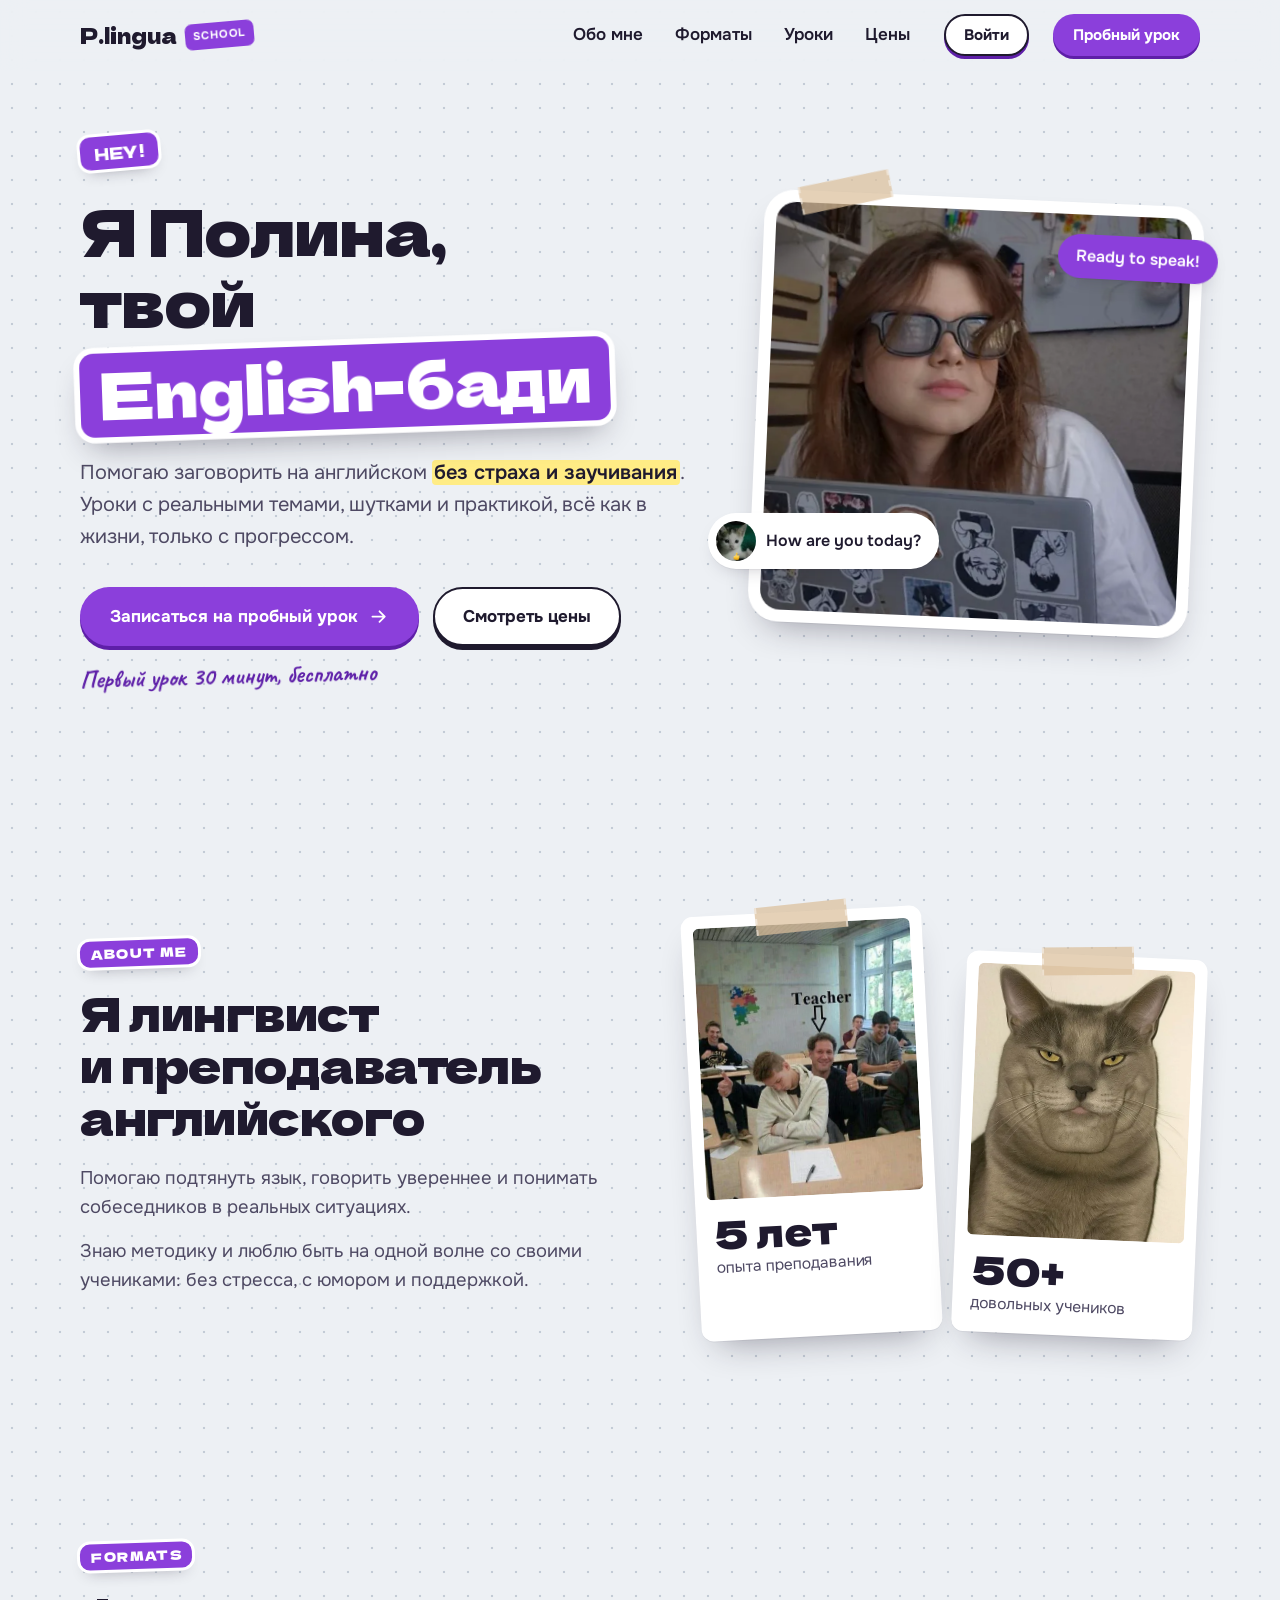
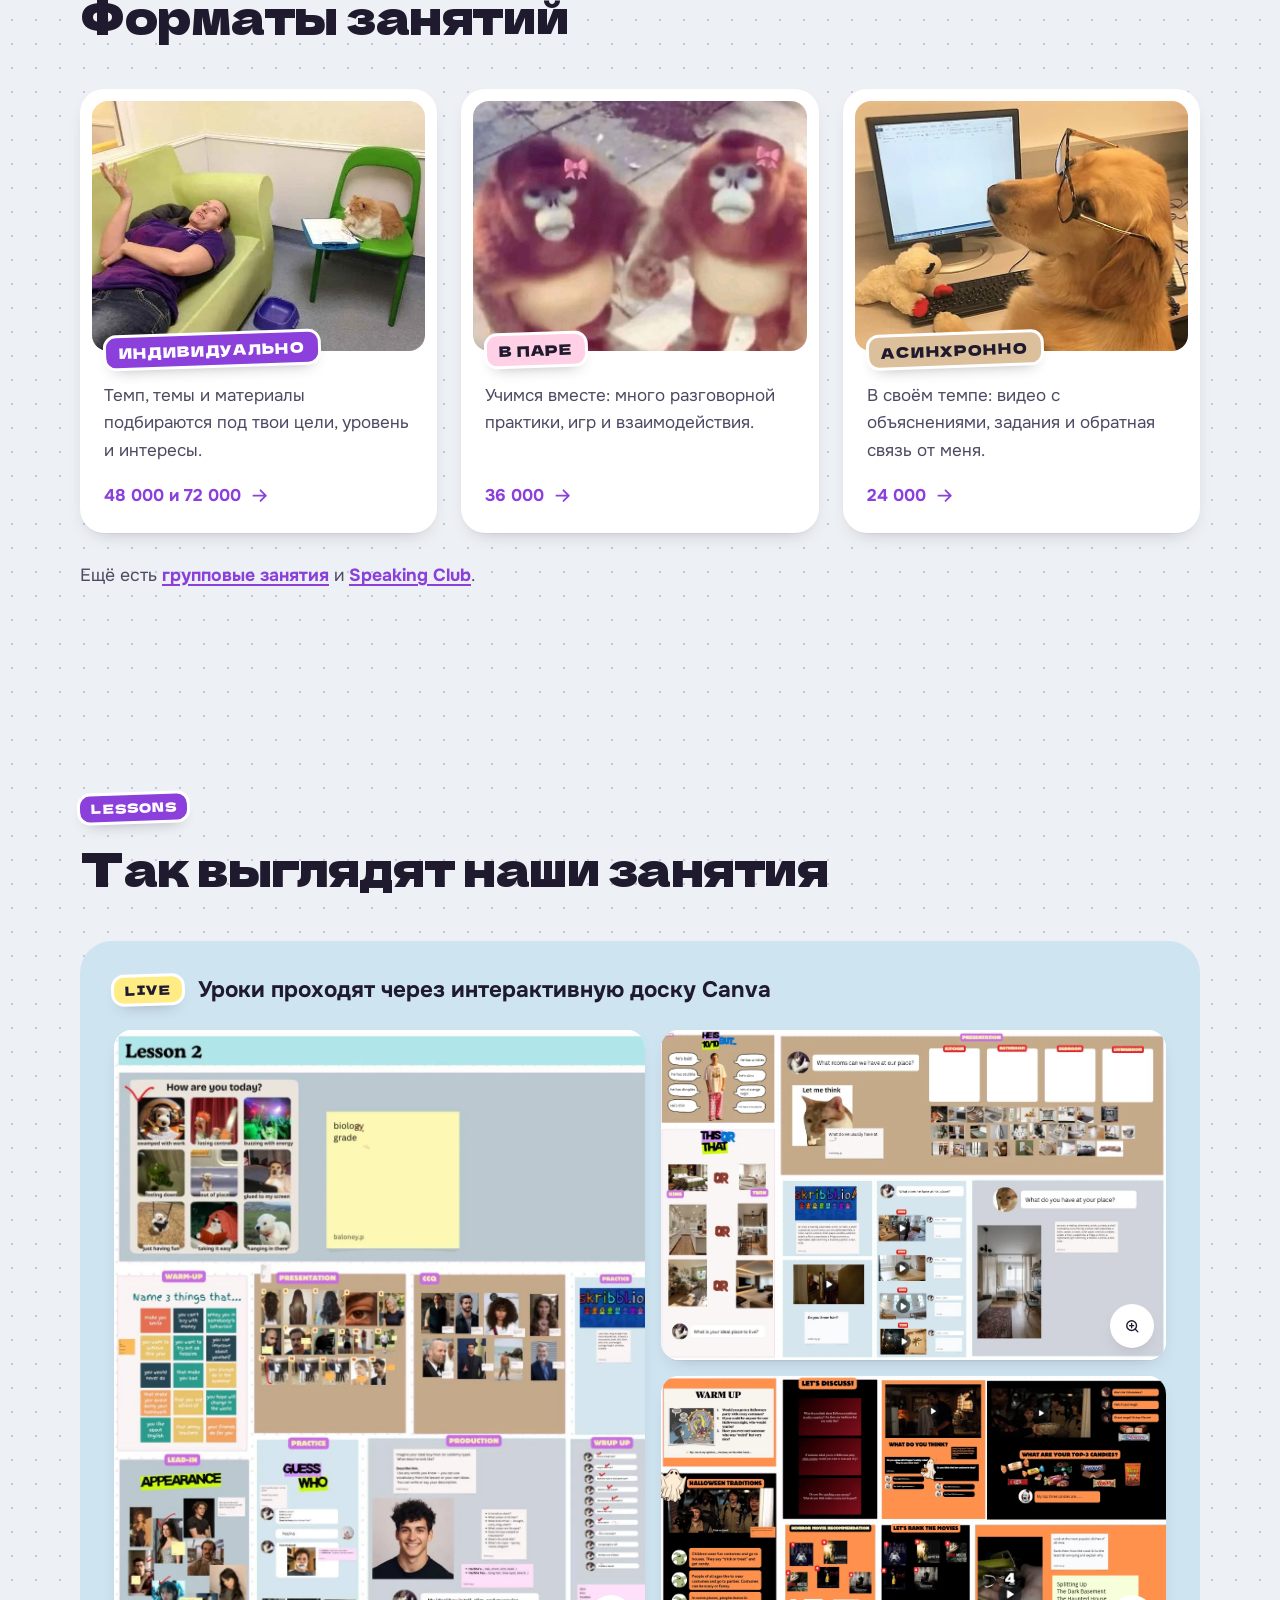
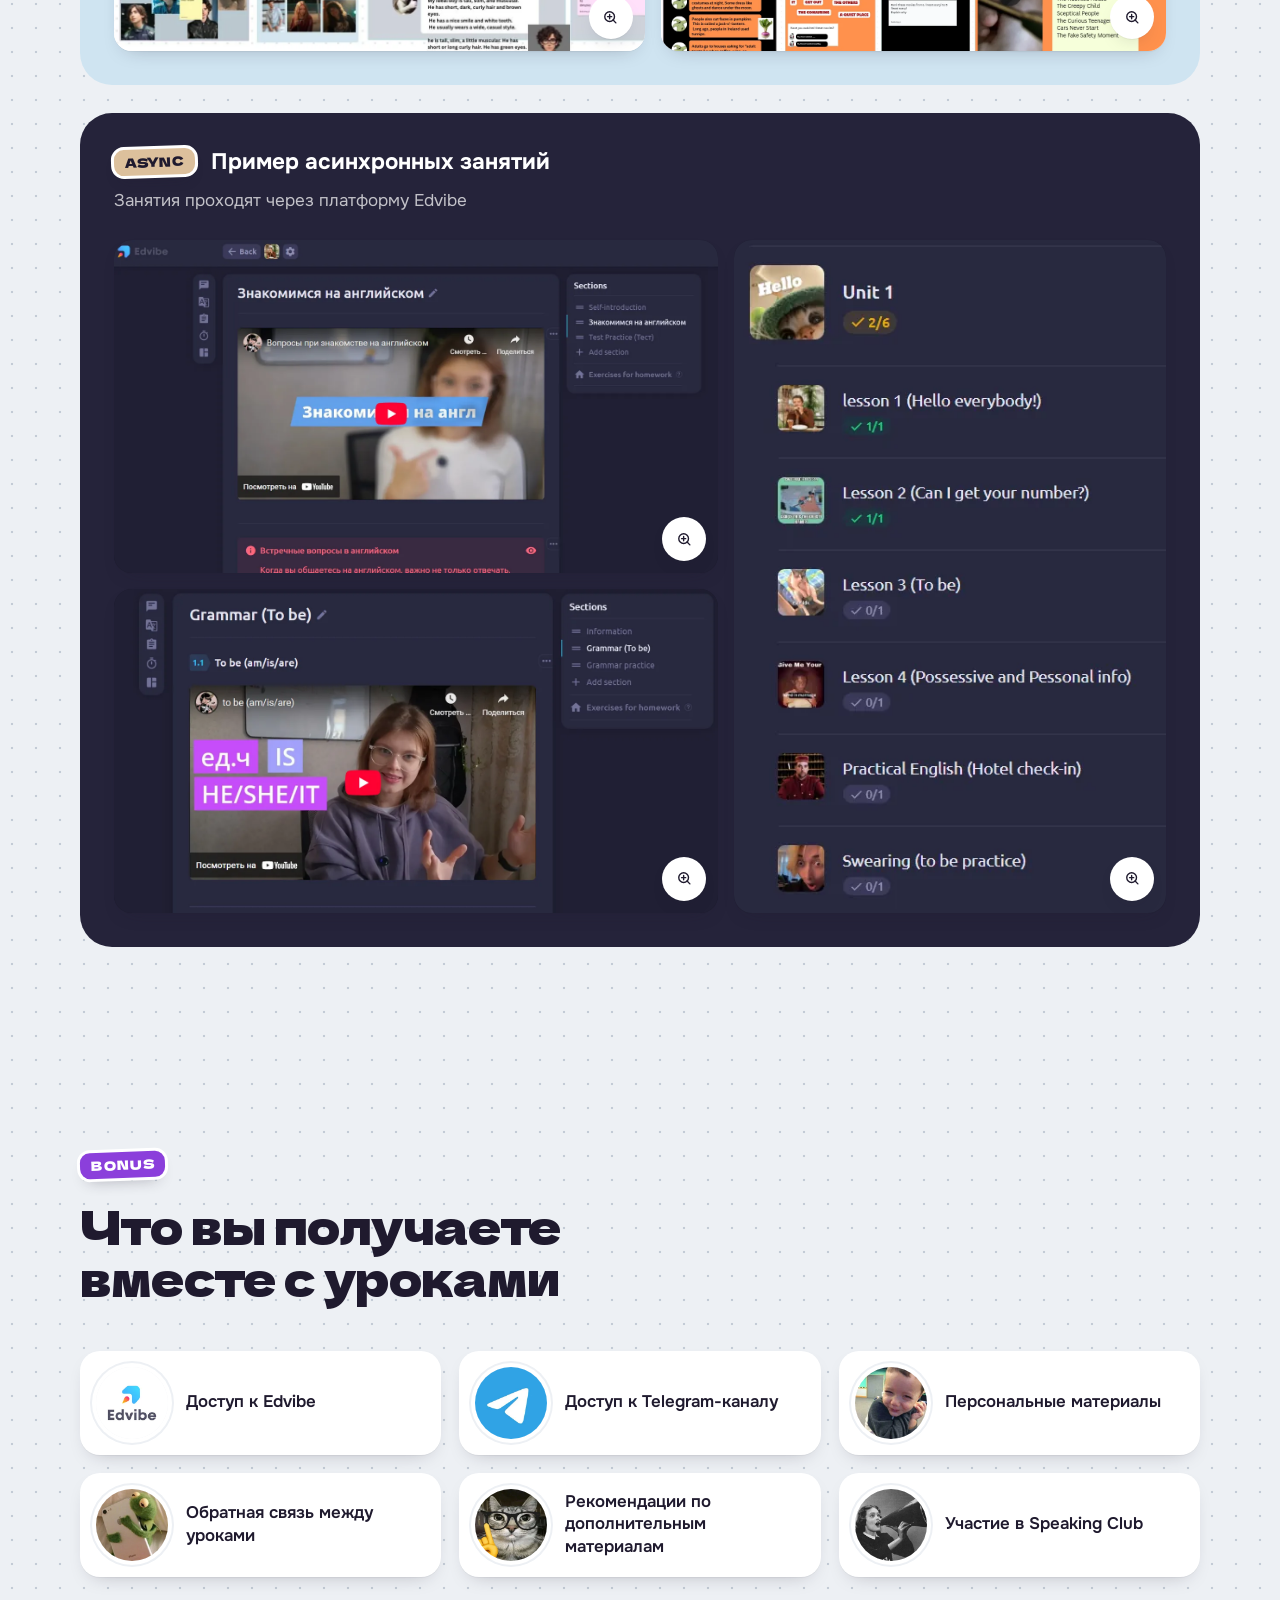
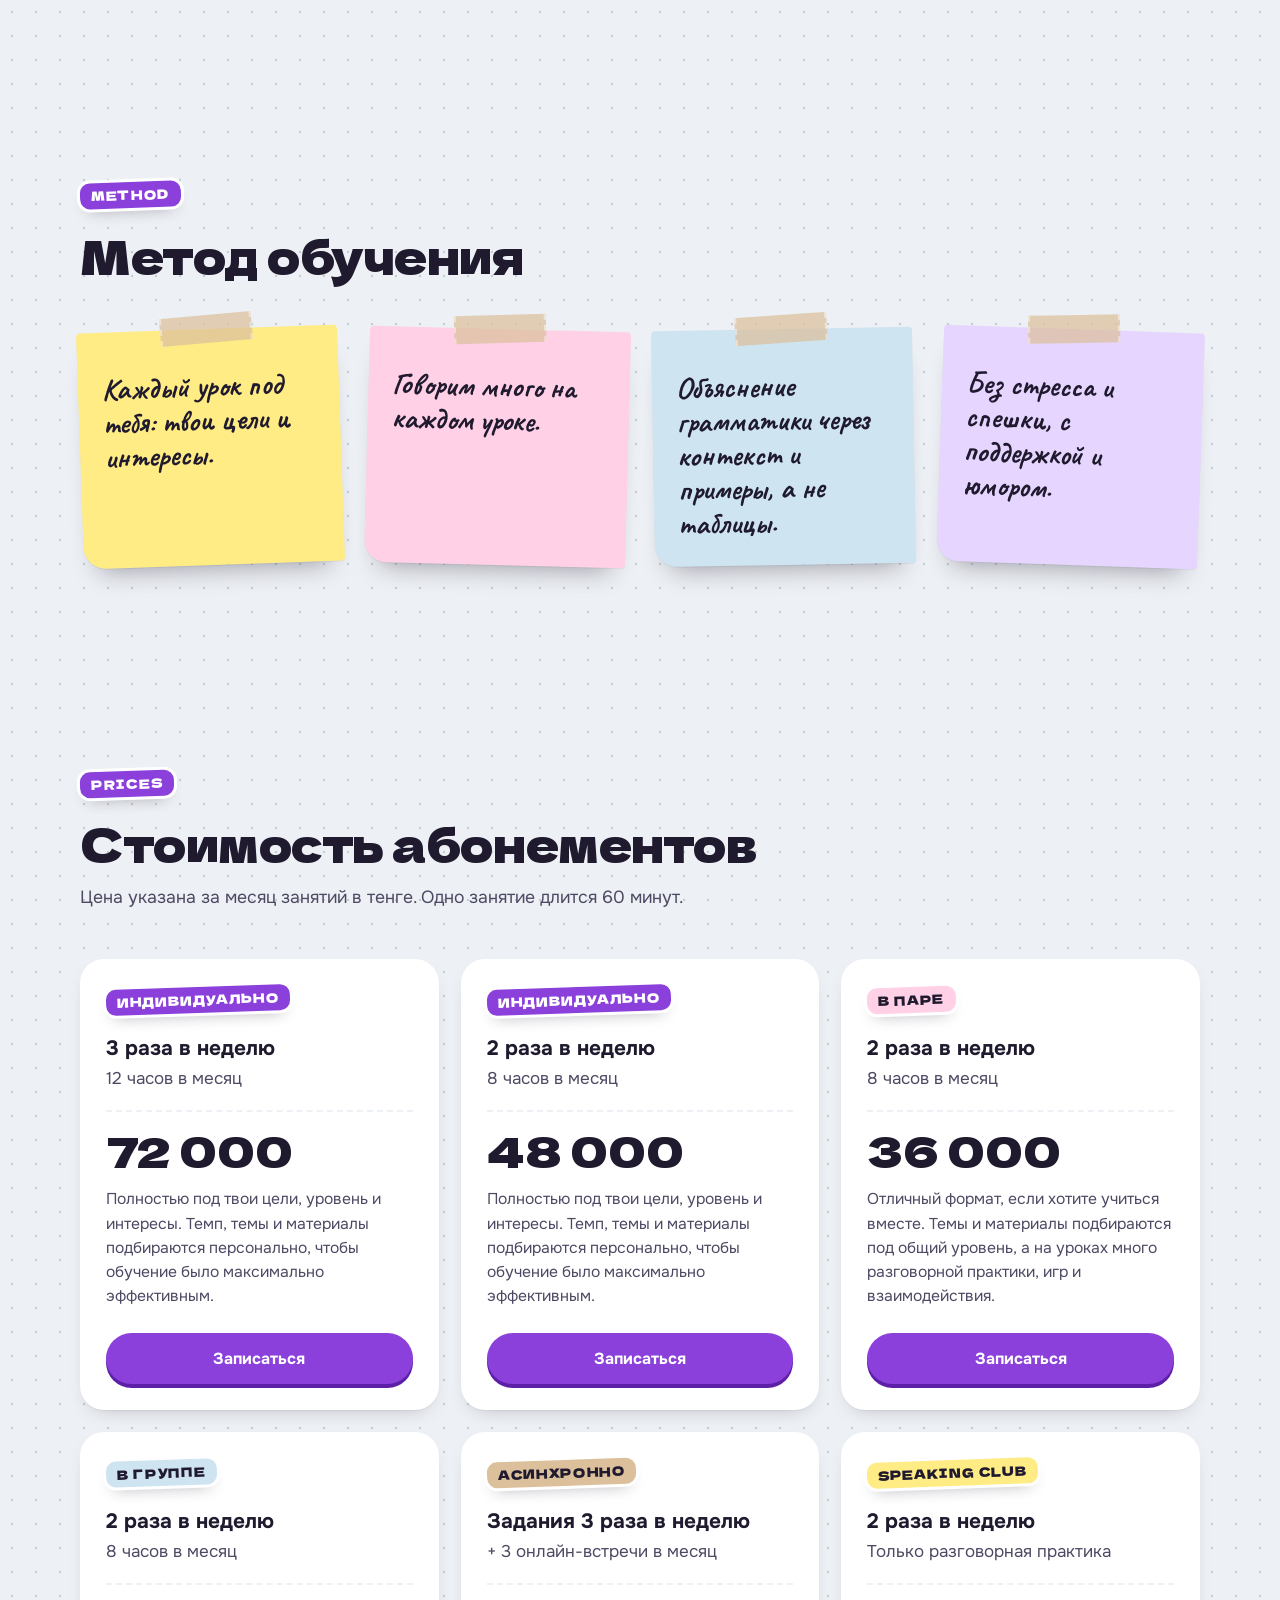
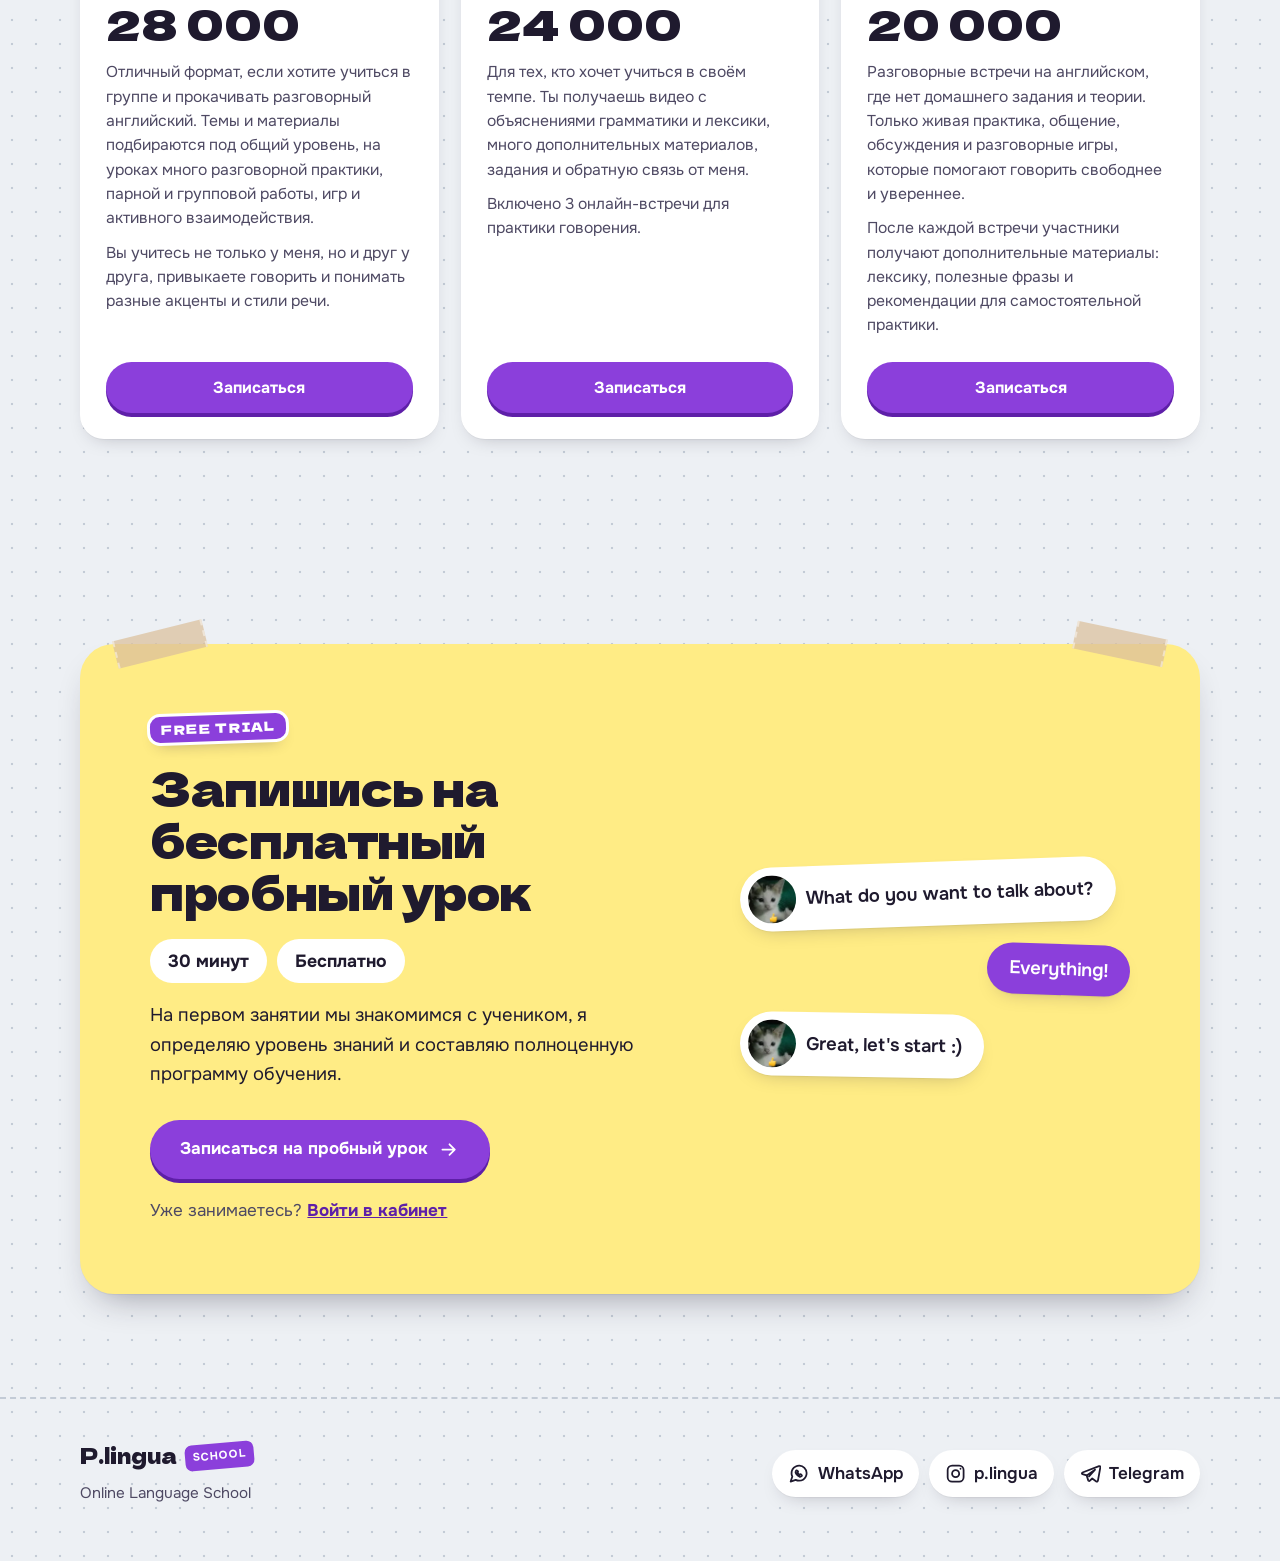
<file: index.html>
<!doctype html>
<html lang="ru">
<head>
  <meta charset="utf-8">
  <meta name="viewport" content="width=device-width, initial-scale=1">
  <title>P.lingua - Online Language School</title>
  <meta name="description" content="P.lingua - Online Language School: уроки английского с Полиной индивидуально, в паре, в группе, асинхронно и Speaking Club. Первый урок 30 минут, бесплатно.">
  <meta property="og:title" content="P.lingua - Online Language School">
  <meta property="og:description" content="Помогаю заговорить на английском без страха и заучивания. Первый урок бесплатно.">
  <meta property="og:type" content="website">
  <!-- link previews need an absolute address: change it together with the domain -->
  <meta property="og:image" content="https://88-222-220-70.sslip.io/img/og.png">
  <meta property="og:image:type" content="image/png">
  <meta property="og:image:width" content="1200">
  <meta property="og:image:height" content="630">
  <meta property="og:image:alt" content="P.lingua: онлайн-школа языков. Первый урок бесплатно">
  <meta name="twitter:card" content="summary_large_image">
  <meta name="theme-color" content="#EDF0F4">
  <link rel="icon" href="data:image/svg+xml,%3Csvg xmlns='http://www.w3.org/2000/svg' viewBox='0 0 64 64'%3E%3Crect width='64' height='64' rx='16' fill='%238B3FDB'/%3E%3Ctext x='32' y='45' font-family='Arial Black,Arial' font-weight='900' font-size='38' fill='white' text-anchor='middle'%3EP%3C/text%3E%3C/svg%3E">

  <link rel="preconnect" href="https://fonts.googleapis.com">
  <link rel="preconnect" href="https://fonts.gstatic.com" crossorigin>
  <link href="https://fonts.googleapis.com/css2?family=Caveat:wght@600;700&family=Dela+Gothic+One&family=Onest:wght@400;500;600;700&display=swap" rel="stylesheet">
  <link rel="preload" as="image" href="img/hero.webp">
  <link rel="stylesheet" href="css/style.css">
  <script src="js/boot.js"></script>
</head>
<body>

<svg width="0" height="0" style="position:absolute" aria-hidden="true">
  <symbol id="i-wa" viewBox="0 0 24 24"><path d="M21 11.5a8.4 8.4 0 0 1-.9 3.8 8.5 8.5 0 0 1-7.6 4.7 8.4 8.4 0 0 1-3.8-.9L3 21l1.9-5.7a8.4 8.4 0 0 1-.9-3.8 8.5 8.5 0 0 1 4.7-7.6 8.4 8.4 0 0 1 3.8-.9h.5a8.5 8.5 0 0 1 8 8z"/><path d="M9.2 8.6c.2-.3.6-.4.9-.2l1 .9c.3.3.3.7.1 1l-.5.6a5.6 5.6 0 0 0 2.4 2.4l.6-.5c.3-.2.7-.2 1 .1l.9 1c.2.3.1.7-.2.9l-.8.5c-.5.3-1.1.3-1.6.1a8 8 0 0 1-4.3-4.3c-.2-.5-.2-1.1.1-1.6z"/></symbol>
  <symbol id="i-ig" viewBox="0 0 24 24"><rect x="3" y="3" width="18" height="18" rx="5"/><circle cx="12" cy="12" r="4"/><path d="M17.5 6.5h.01"/></symbol>
  <symbol id="i-tg" viewBox="0 0 24 24"><path d="M21.5 3.5 2.8 10.7c-.9.4-.9 1.6.1 1.9l4.6 1.4 1.8 5.6c.3.8 1.3 1 1.9.4l2.6-2.5 4.6 3.4c.7.5 1.6.1 1.8-.7L23 4.8c.2-.9-.7-1.6-1.5-1.3z"/><path d="m7.5 14 9.5-6.5-6.8 7.6"/></symbol>
  <symbol id="i-arrow" viewBox="0 0 24 24"><path d="M5 12h14M13 6l6 6-6 6"/></symbol>
  <symbol id="i-zoom" viewBox="0 0 24 24"><circle cx="11" cy="11" r="7"/><path d="m20 20-4-4M11 8v6M8 11h6"/></symbol>
  <symbol id="i-close" viewBox="0 0 24 24"><path d="M18 6 6 18M6 6l12 12"/></symbol>
</svg>

<a class="skip" href="#main">Перейти к содержимому</a>

<header class="nav" id="top">
  <div class="wrap nav__inner">
    <a class="logo" href="#top" aria-label="P.lingua. На главную">
      <span class="logo__name">P.lingua</span>
      <span class="logo__tag">School</span>
    </a>
    <nav class="nav__links" aria-label="Разделы">
      <a href="#about">Обо мне</a>
      <a href="#formats">Форматы</a>
      <a href="#lessons">Уроки</a>
      <a href="#prices">Цены</a>
    </nav>
    <a class="btn btn--ghost btn--sm nav__login" href="/app/login" data-app="/login">Войти</a>
    <a class="btn btn--primary btn--sm nav__trial" href="/app/register?intent=trial" data-app="/register?intent=trial">Пробный урок</a>
  </div>
</header>

<main id="main">

  <!-- --- hero --- -->
  <section class="hero">
    <div class="wrap hero__grid">
      <div class="hero__text">
        <span class="tag tag--violet hero__hey">Hey!</span>
        <h1 class="hero__title">
          Я Полина,<br>твой <span class="sticker-word">English-бади</span>
        </h1>
        <p class="lead">
          Помогаю заговорить на английском <mark>без страха и заучивания</mark>.
          Уроки с реальными темами, шутками и практикой, всё как в жизни, только с прогрессом.
        </p>
        <div class="hero__actions">
          <a class="btn btn--primary btn--lg" href="/app/register?intent=trial" data-app="/register?intent=trial">
            Записаться на пробный урок
            <svg class="ico"><use href="#i-arrow"/></svg>
          </a>
          <a class="btn btn--ghost btn--lg" href="#prices">Смотреть цены</a>
        </div>
        <p class="hero__note">Первый урок 30 минут, бесплатно</p>
      </div>

      <div class="hero__media" aria-hidden="false">
        <figure class="photo">
          <span class="tape tape--tl" aria-hidden="true"></span>
          <img src="img/hero.webp" width="589" height="578" alt="Полина за ноутбуком, обклеенным стикерами">
        </figure>
        <div class="bubble bubble--hero" aria-hidden="true">
          <img src="img/method-check.webp" width="200" height="200" alt="">
          <span>How are you today?</span>
        </div>
        <div class="bubble bubble--reply" aria-hidden="true">
          <span>Ready to speak!</span>
        </div>
      </div>
    </div>
  </section>

  <!-- --- about --- -->
  <section class="section" id="about">
    <div class="wrap about">
      <div class="about__text" data-reveal>
        <span class="tag tag--violet">about me</span>
        <h2 class="h2">Я лингвист и&nbsp;преподаватель английского</h2>
        <p class="body-lg">Помогаю подтянуть язык, говорить увереннее и понимать собеседников в реальных ситуациях.</p>
        <p class="body-lg">Знаю методику и люблю быть на одной волне со своими учениками: без стресса, с юмором и поддержкой.</p>
      </div>
      <div class="about__stats">
        <figure class="polaroid polaroid--a" data-reveal>
          <span class="tape" aria-hidden="true"></span>
          <img src="img/stat-years.webp" width="459" height="594" alt="Мем: учитель показывает класс, ученики поднимают большой палец" loading="lazy">
          <figcaption><b>5 лет</b><span>опыта преподавания</span></figcaption>
        </figure>
        <figure class="polaroid polaroid--b" data-reveal>
          <span class="tape" aria-hidden="true"></span>
          <img src="img/stat-students.webp" width="600" height="600" alt="Мем: очень серьёзный серый кот" loading="lazy">
          <figcaption><b>50+</b><span>довольных учеников</span></figcaption>
        </figure>
      </div>
    </div>
  </section>

  <!-- --- formats --- -->
  <section class="section" id="formats">
    <div class="wrap">
      <header class="section__head" data-reveal>
        <span class="tag tag--violet">formats</span>
        <h2 class="h2">Форматы занятий</h2>
      </header>

      <div class="formats">
        <a class="format" href="#plan-individual" data-reveal>
          <div class="format__img"><img src="img/format-individual.webp" width="600" height="450" alt="Мем: кот-психолог слушает человека на диване" loading="lazy"></div>
          <span class="tag tag--violet format__tag">Индивидуально</span>
          <p>Темп, темы и материалы подбираются под твои цели, уровень и интересы.</p>
          <span class="format__more">48 000 и 72 000 <svg class="ico"><use href="#i-arrow"/></svg></span>
        </a>
        <a class="format" href="#plan-pair" data-reveal>
          <div class="format__img"><img src="img/format-pair.webp" width="585" height="527" alt="Мем: две обезьянки с бантиками держатся за руки" loading="lazy"></div>
          <span class="tag tag--pink format__tag">В паре</span>
          <p>Учимся вместе: много разговорной практики, игр и взаимодействия.</p>
          <span class="format__more">36 000 <svg class="ico"><use href="#i-arrow"/></svg></span>
        </a>
        <a class="format" href="#plan-async" data-reveal>
          <div class="format__img"><img src="img/format-async.webp" width="800" height="511" alt="Мем: пёс в очках сидит за компьютером" loading="lazy"></div>
          <span class="tag tag--kraft format__tag">Асинхронно</span>
          <p>В своём темпе: видео с объяснениями, задания и обратная связь от меня.</p>
          <span class="format__more">24 000 <svg class="ico"><use href="#i-arrow"/></svg></span>
        </a>
      </div>
      <p class="formats__also" data-reveal>Ещё есть <a href="#plan-group">групповые занятия</a> и <a href="#plan-club">Speaking Club</a>.</p>
    </div>
  </section>

  <!-- --- lessons --- -->
  <section class="section" id="lessons">
    <div class="wrap">
      <header class="section__head" data-reveal>
        <span class="tag tag--violet">lessons</span>
        <h2 class="h2">Так выглядят наши занятия</h2>
      </header>

      <div class="board board--canva" data-reveal>
        <div class="board__head">
          <span class="tag tag--sticky">Live</span>
          <h3>Уроки проходят через интерактивную доску Canva</h3>
        </div>
        <div class="gallery">
          <button class="shot shot--tall" type="button" data-full="img/canva-1.webp" data-alt="Доска урока: тема Appearance, разминка, игры и задания">
            <img src="img/canva-1.webp" width="1112" height="1270" alt="Доска урока в Canva: тема Appearance" loading="lazy">
            <span class="shot__zoom"><svg class="ico"><use href="#i-zoom"/></svg></span>
          </button>
          <button class="shot" type="button" data-full="img/canva-2.webp" data-alt="Доска урока: тема дом и комнаты">
            <img src="img/canva-2.webp" width="1099" height="718" alt="Доска урока в Canva: тема дом и комнаты" loading="lazy">
            <span class="shot__zoom"><svg class="ico"><use href="#i-zoom"/></svg></span>
          </button>
          <button class="shot" type="button" data-full="img/canva-3.webp" data-alt="Доска урока: тема Halloween">
            <img src="img/canva-3.webp" width="1286" height="700" alt="Доска урока в Canva: тема Halloween" loading="lazy">
            <span class="shot__zoom"><svg class="ico"><use href="#i-zoom"/></svg></span>
          </button>
        </div>
      </div>

      <div class="board board--edvibe" data-reveal>
        <div class="board__head">
          <span class="tag tag--kraft">Async</span>
          <h3>Пример асинхронных занятий</h3>
          <p>Занятия проходят через платформу Edvibe</p>
        </div>
        <div class="gallery">
          <button class="shot shot--tall" type="button" data-full="img/edvibe-1.webp" data-alt="Список уроков в Edvibe">
            <img src="img/edvibe-1.webp" width="475" height="724" alt="Список уроков курса в Edvibe" loading="lazy">
            <span class="shot__zoom"><svg class="ico"><use href="#i-zoom"/></svg></span>
          </button>
          <button class="shot" type="button" data-full="img/edvibe-2.webp" data-alt="Урок в Edvibe: Знакомимся на английском">
            <img src="img/edvibe-2.webp" width="1400" height="772" alt="Урок в Edvibe с видео: Знакомимся на английском" loading="lazy">
            <span class="shot__zoom"><svg class="ico"><use href="#i-zoom"/></svg></span>
          </button>
          <button class="shot" type="button" data-full="img/edvibe-3.webp" data-alt="Урок в Edvibe: Grammar, To be">
            <img src="img/edvibe-3.webp" width="1400" height="750" alt="Урок в Edvibe с видео по грамматике: To be" loading="lazy">
            <span class="shot__zoom"><svg class="ico"><use href="#i-zoom"/></svg></span>
          </button>
        </div>
      </div>
    </div>
  </section>

  <!-- --- perks --- -->
  <section class="section" id="perks">
    <div class="wrap">
      <header class="section__head" data-reveal>
        <span class="tag tag--violet">bonus</span>
        <h2 class="h2">Что вы получаете вместе с уроками</h2>
      </header>
      <ul class="perks">
        <li class="perk" data-reveal><img src="img/perk-edvibe.webp" width="240" height="240" alt="" loading="lazy"><span>Доступ к Edvibe</span></li>
        <li class="perk" data-reveal><img src="img/perk-telegram.webp" width="240" height="240" alt="" loading="lazy"><span>Доступ к Telegram-каналу</span></li>
        <li class="perk" data-reveal><img src="img/perk-materials.webp" width="240" height="240" alt="" loading="lazy"><span>Персональные материалы</span></li>
        <li class="perk" data-reveal><img src="img/perk-feedback.webp" width="240" height="240" alt="" loading="lazy"><span>Обратная связь между уроками</span></li>
        <li class="perk" data-reveal><img src="img/perk-recs.webp" width="240" height="240" alt="" loading="lazy"><span>Рекомендации по дополнительным материалам</span></li>
        <li class="perk" data-reveal><img src="img/perk-club.webp" width="240" height="240" alt="" loading="lazy"><span>Участие в Speaking Club</span></li>
      </ul>
    </div>
  </section>

  <!-- --- method --- -->
  <section class="section" id="method">
    <div class="wrap">
      <header class="section__head" data-reveal>
        <span class="tag tag--violet">method</span>
        <h2 class="h2">Метод обучения</h2>
      </header>
      <ul class="notes">
        <li class="note note--yellow" data-reveal><span class="tape" aria-hidden="true"></span>Каждый урок под тебя: твои цели и интересы.</li>
        <li class="note note--pink" data-reveal><span class="tape" aria-hidden="true"></span>Говорим много на каждом уроке.</li>
        <li class="note note--sky" data-reveal><span class="tape" aria-hidden="true"></span>Объяснение грамматики через контекст и примеры, а не таблицы.</li>
        <li class="note note--lilac" data-reveal><span class="tape" aria-hidden="true"></span>Без стресса и спешки, с поддержкой и юмором.</li>
      </ul>
    </div>
  </section>

  <!-- --- prices --- -->
  <section class="section" id="prices">
    <div class="wrap">
      <header class="section__head" data-reveal>
        <span class="tag tag--violet">prices</span>
        <h2 class="h2">Стоимость абонементов</h2>
        <p class="section__sub">Цена указана за месяц занятий в тенге. Одно занятие длится 60&nbsp;минут.</p>
      </header>

      <div class="plans">
        <article class="plan" id="plan-individual" data-reveal>
          <span class="tag tag--violet">Индивидуально</span>
          <h3 class="plan__freq">3 раза в неделю</h3>
          <p class="plan__meta">12 часов в месяц</p>
          <p class="plan__price">72 000</p>
          <p class="plan__desc">Полностью под твои цели, уровень и интересы. Темп, темы и материалы подбираются персонально, чтобы обучение было максимально эффективным.</p>
          <a class="btn btn--primary btn--block" href="/app/register?next=%2Fplans%3Fplan%3Dindividual-3" data-app="/register?next=%2Fplans%3Fplan%3Dindividual-3">Записаться</a>
        </article>

        <article class="plan" data-reveal>
          <span class="tag tag--violet">Индивидуально</span>
          <h3 class="plan__freq">2 раза в неделю</h3>
          <p class="plan__meta">8 часов в месяц</p>
          <p class="plan__price">48 000</p>
          <p class="plan__desc">Полностью под твои цели, уровень и интересы. Темп, темы и материалы подбираются персонально, чтобы обучение было максимально эффективным.</p>
          <a class="btn btn--primary btn--block" href="/app/register?next=%2Fplans%3Fplan%3Dindividual-2" data-app="/register?next=%2Fplans%3Fplan%3Dindividual-2">Записаться</a>
        </article>

        <article class="plan" id="plan-pair" data-reveal>
          <span class="tag tag--pink">В паре</span>
          <h3 class="plan__freq">2 раза в неделю</h3>
          <p class="plan__meta">8 часов в месяц</p>
          <p class="plan__price">36 000</p>
          <p class="plan__desc">Отличный формат, если хотите учиться вместе. Темы и материалы подбираются под общий уровень, а на уроках много разговорной практики, игр и взаимодействия.</p>
          <a class="btn btn--primary btn--block" href="/app/register?next=%2Fplans%3Fplan%3Dpair" data-app="/register?next=%2Fplans%3Fplan%3Dpair">Записаться</a>
        </article>

        <article class="plan" id="plan-group" data-reveal>
          <span class="tag tag--sky">В группе</span>
          <h3 class="plan__freq">2 раза в неделю</h3>
          <p class="plan__meta">8 часов в месяц</p>
          <p class="plan__price">28 000</p>
          <p class="plan__desc">Отличный формат, если хотите учиться в группе и прокачивать разговорный английский. Темы и материалы подбираются под общий уровень, на уроках много разговорной практики, парной и групповой работы, игр и активного взаимодействия.</p>
          <p class="plan__desc">Вы учитесь не только у меня, но и друг у друга, привыкаете говорить и понимать разные акценты и стили речи.</p>
          <a class="btn btn--primary btn--block" href="/app/register?next=%2Fplans%3Fplan%3Dgroup" data-app="/register?next=%2Fplans%3Fplan%3Dgroup">Записаться</a>
        </article>

        <article class="plan" id="plan-async" data-reveal>
          <span class="tag tag--kraft">Асинхронно</span>
          <h3 class="plan__freq">Задания 3 раза в неделю</h3>
          <p class="plan__meta">+ 3 онлайн-встречи в месяц</p>
          <p class="plan__price">24 000</p>
          <p class="plan__desc">Для тех, кто хочет учиться в своём темпе. Ты получаешь видео с объяснениями грамматики и лексики, много дополнительных материалов, задания и обратную связь от меня.</p>
          <p class="plan__desc">Включено 3 онлайн-встречи для практики говорения.</p>
          <a class="btn btn--primary btn--block" href="/app/register?next=%2Fplans%3Fplan%3Dasync" data-app="/register?next=%2Fplans%3Fplan%3Dasync">Записаться</a>
        </article>

        <article class="plan" id="plan-club" data-reveal>
          <span class="tag tag--sticky">Speaking Club</span>
          <h3 class="plan__freq">2 раза в неделю</h3>
          <p class="plan__meta">Только разговорная практика</p>
          <p class="plan__price">20 000</p>
          <p class="plan__desc">Разговорные встречи на английском, где нет домашнего задания и теории. Только живая практика, общение, обсуждения и разговорные игры, которые помогают говорить свободнее и увереннее.</p>
          <p class="plan__desc">После каждой встречи участники получают дополнительные материалы: лексику, полезные фразы и рекомендации для самостоятельной практики.</p>
          <a class="btn btn--primary btn--block" href="/app/register?next=%2Fplans%3Fplan%3Dclub" data-app="/register?next=%2Fplans%3Fplan%3Dclub">Записаться</a>
        </article>
      </div>
    </div>
  </section>

  <!-- --- trial --- -->
  <section class="section" id="trial">
    <div class="wrap">
      <div class="trial" data-reveal>
        <span class="tape tape--tl" aria-hidden="true"></span>
        <span class="tape tape--tr" aria-hidden="true"></span>
        <div class="trial__text">
          <span class="tag tag--violet">free trial</span>
          <h2 class="h2">Запишись на бесплатный пробный урок</h2>
          <ul class="trial__facts">
            <li>30 минут</li>
            <li>Бесплатно</li>
          </ul>
          <p class="body-lg">На первом занятии мы знакомимся с учеником, я определяю уровень знаний и составляю полноценную программу обучения.</p>
          <a class="btn btn--primary btn--lg" href="/app/register?intent=trial" data-app="/register?intent=trial">
            Записаться на пробный урок
            <svg class="ico"><use href="#i-arrow"/></svg>
          </a>
          <p class="trial__login">Уже занимаетесь? <a href="/app/login" data-app="/login">Войти в кабинет</a></p>
        </div>
        <div class="trial__chat" aria-hidden="true">
          <div class="bubble bubble--q">
            <img src="img/method-check.webp" width="200" height="200" alt="">
            <span>What do you want to talk about?</span>
          </div>
          <div class="bubble bubble--a"><span>Everything!</span></div>
          <div class="bubble bubble--q">
            <img src="img/method-check.webp" width="200" height="200" alt="">
            <span>Great, let's start :)</span>
          </div>
        </div>
      </div>
    </div>
  </section>

</main>

<footer class="footer">
  <div class="wrap footer__inner">
    <div>
      <a class="logo" href="#top" aria-label="Наверх">
        <span class="logo__name">P.lingua</span>
        <span class="logo__tag">School</span>
      </a>
      <p class="footer__copy">Online Language School</p>
    </div>
    <ul class="socials" aria-label="Связаться">
      <li><a href="https://wa.me/77473617935" data-wa-hello aria-label="WhatsApp"><svg class="ico"><use href="#i-wa"/></svg><span>WhatsApp</span></a></li>
      <li><a href="https://www.instagram.com/p.lingua" target="_blank" rel="noopener" aria-label="Instagram"><svg class="ico"><use href="#i-ig"/></svg><span>p.lingua</span></a></li>
      <li><a href="https://t.me/copder" target="_blank" rel="noopener" aria-label="Telegram"><svg class="ico"><use href="#i-tg"/></svg><span>Telegram</span></a></li>
    </ul>
  </div>
</footer>

<div class="mobile-cta" aria-hidden="true">
  <a class="btn btn--primary btn--block" href="/app/register?intent=trial" data-app="/register?intent=trial" tabindex="-1">
    Бесплатный пробный урок
  </a>
</div>

<dialog class="lightbox" id="lightbox" aria-label="Просмотр изображения">
  <button class="lightbox__close" type="button" aria-label="Закрыть"><svg class="ico"><use href="#i-close"/></svg></button>
  <img alt="">
</dialog>

<script src="js/main.js" defer></script>
</body>
</html>
</file>
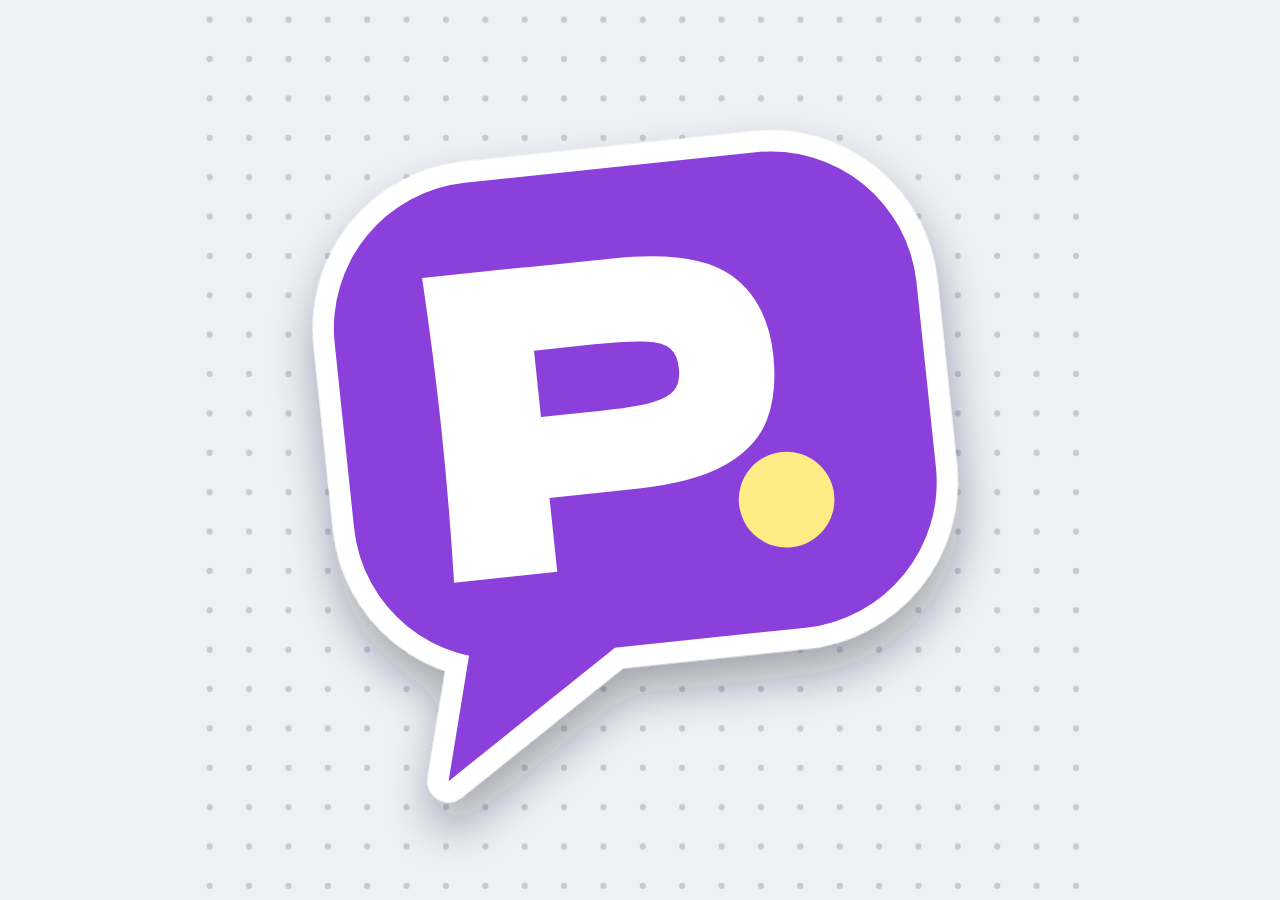
<file: brand/src/avatar-bubble.html>
<!doctype html>
<meta charset="utf-8">
<title>Avatar: speech bubble</title>
<link rel="stylesheet" href="brand.css">
<!-- 640×640 bot photo: a violet speech-bubble sticker on the dotted board -->
<style>
  body { background: var(--board); }
  svg { display: block; width: 100%; height: 100%; }
  text { font-family: var(--f-display); }
</style>
<svg viewBox="0 0 640 640" xmlns="http://www.w3.org/2000/svg">
  <defs>
    <pattern id="dots" width="28" height="28" patternUnits="userSpaceOnUse">
      <circle cx="14" cy="14" r="2.2" fill="#C3CBD6" />
    </pattern>
    <filter id="shadow" x="-30%" y="-30%" width="160%" height="160%">
      <feDropShadow dx="0" dy="18" stdDeviation="16" flood-color="#1F1A2E" flood-opacity=".35" />
    </filter>
  </defs>
  <rect width="640" height="640" fill="#EDF0F4" />
  <rect width="640" height="640" fill="url(#dots)" />
  <g transform="rotate(-6 320 320)">
    <!-- white sticker edge first, then the violet bubble on top: no seam at the tail -->
    <g filter="url(#shadow)" stroke="#fff" stroke-width="30" stroke-linejoin="round" fill="#fff">
      <rect x="112" y="118" width="416" height="340" rx="104" />
      <path d="M190 430 L160 540 L300 450 Z" />
    </g>
    <g fill="#8B3FDB">
      <rect x="112" y="118" width="416" height="340" rx="104" />
      <path d="M190 430 L160 540 L300 450 Z" />
    </g>
    <text x="300" y="400" font-size="300" text-anchor="middle" fill="#fff">P</text>
    <circle cx="420" cy="366" r="34" fill="#FFEC85" />
  </g>
</svg>
</file>
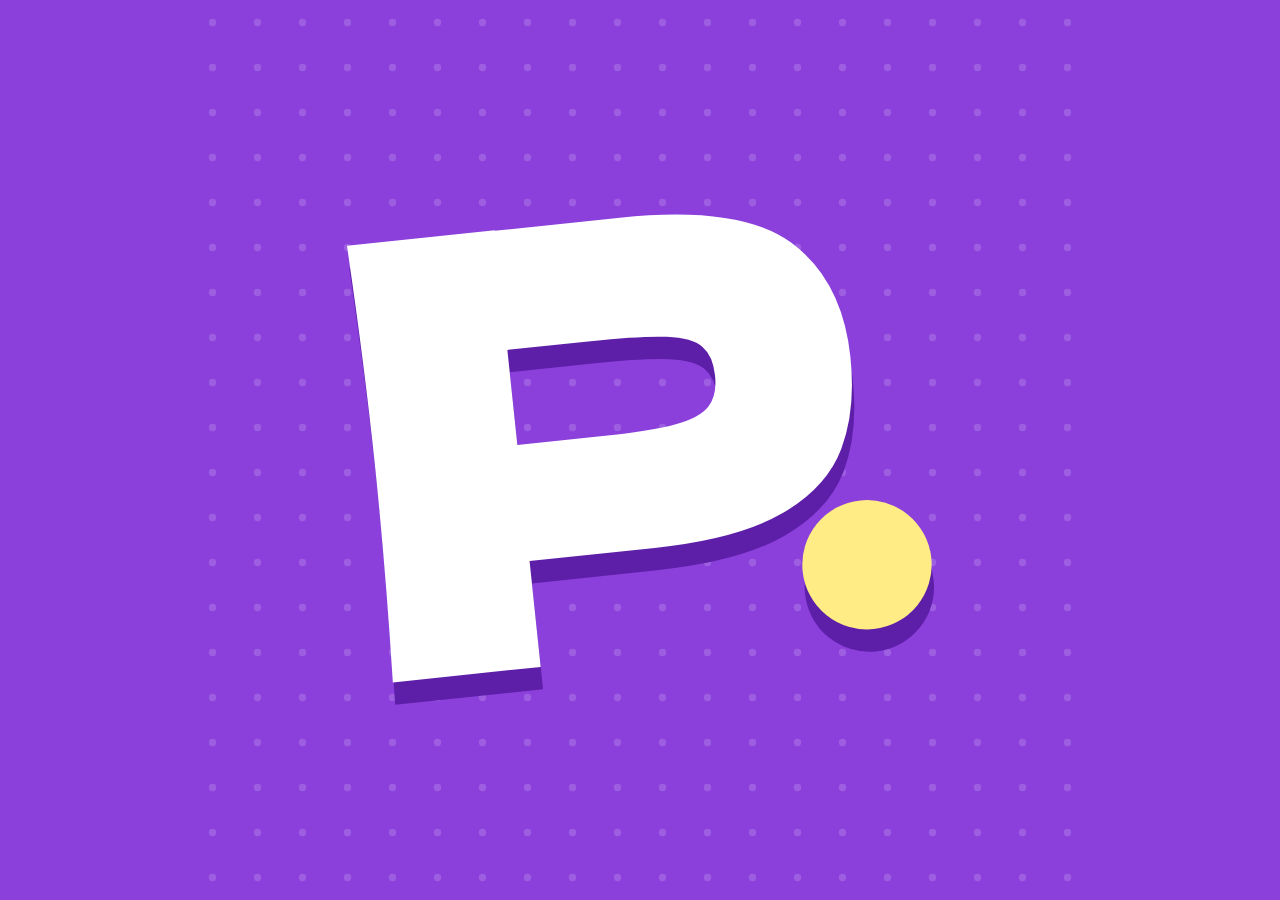
<file: brand/src/avatar-mono.html>
<!doctype html>
<meta charset="utf-8">
<title>Avatar: monogram</title>
<link rel="stylesheet" href="brand.css">
<!-- 640×640 bot photo: Telegram shows it as a circle, so everything stays inside it -->
<style>
  body { background: var(--violet); }
  svg { display: block; width: 100%; height: 100%; }
  text { font-family: var(--f-display); }
</style>
<svg viewBox="0 0 640 640" xmlns="http://www.w3.org/2000/svg">
  <defs>
    <pattern id="dots" width="32" height="32" patternUnits="userSpaceOnUse">
      <circle cx="16" cy="16" r="2.6" fill="#fff" fill-opacity=".16" />
    </pattern>
  </defs>
  <rect width="640" height="640" fill="#8B3FDB" />
  <rect width="640" height="640" fill="url(#dots)" />
  <g transform="rotate(-6 320 320) translate(2 0)">
    <!-- 3D edge like the site's buttons -->
    <text x="300" y="482" font-size="430" text-anchor="middle" fill="#5E1FA8">P</text>
    <circle cx="470" cy="434" r="46" fill="#5E1FA8" />
    <text x="300" y="466" font-size="430" text-anchor="middle" fill="#fff">P</text>
    <circle cx="470" cy="418" r="46" fill="#FFEC85" />
  </g>
</svg>
</file>
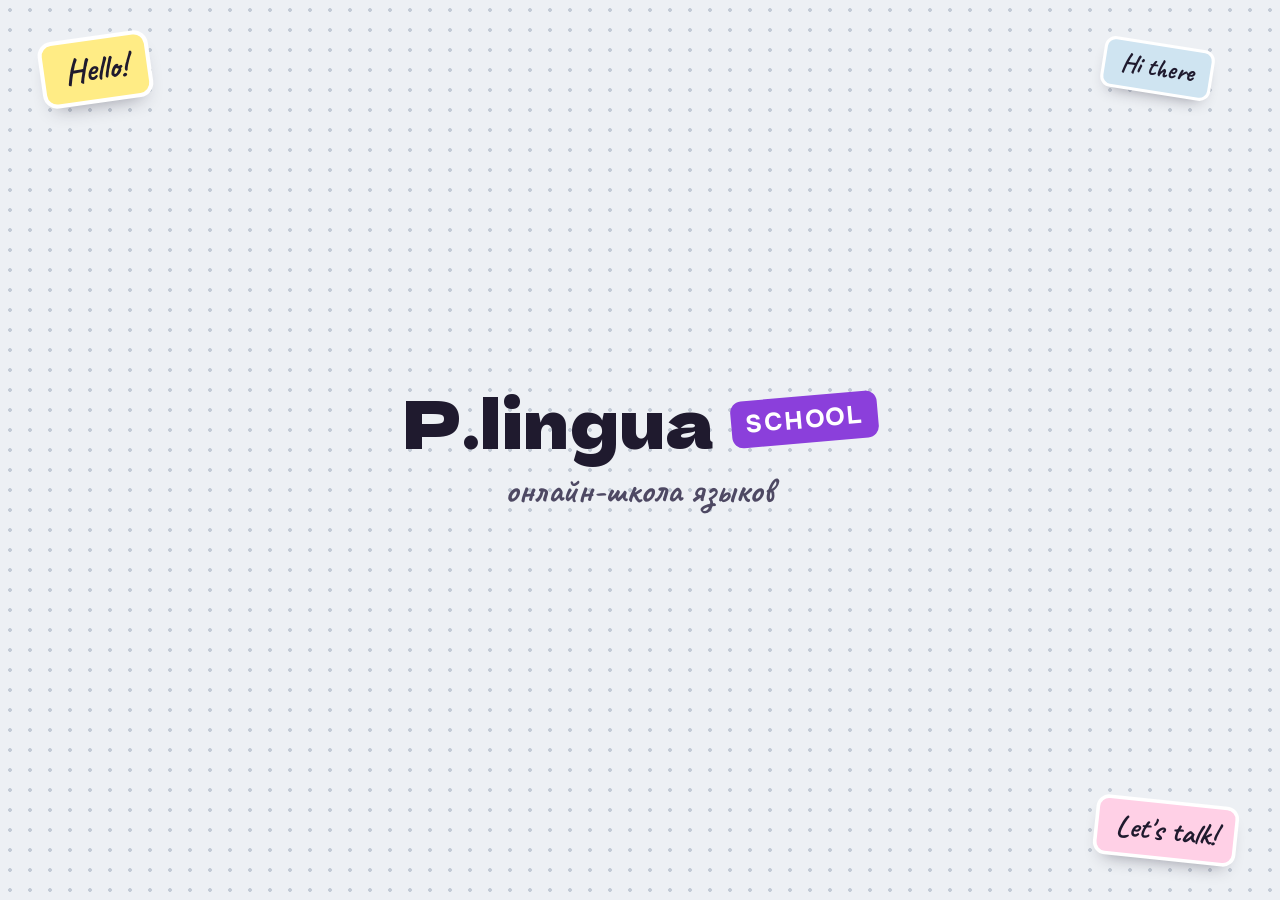
<file: brand/src/bot-cover.html>
<!doctype html>
<meta charset="utf-8">
<title>Bot cover</title>
<link rel="stylesheet" href="brand.css">
<!-- 640×360 picture for @BotFather /setdescriptionpic: shown in the empty chat before /start -->
<style>
  body { --dot-gap: 20px; position: relative; display: grid; place-content: center; justify-items: center; gap: 14px; }
  .logo { font-size: 66px; }
  .hand { font-size: 36px; }
  .s1 { font-size: 34px; left: 44px; top: 40px; rotate: -8deg; }
  .s2 { font-size: 30px; right: 46px; bottom: 44px; rotate: 6deg; }
  .s3 { font-size: 26px; right: 70px; top: 46px; rotate: 9deg; }
</style>
<body class="board">
  <span class="sticker sticker--yellow s1">Hello!</span>
  <span class="sticker sticker--sky s3">Hi there</span>
  <div class="logo"><span class="logo__name">P.lingua</span><span class="logo__tag">School</span></div>
  <p class="hand">онлайн-школа языков</p>
  <span class="sticker sticker--pink s2">Let's talk!</span>
</body>
</file>
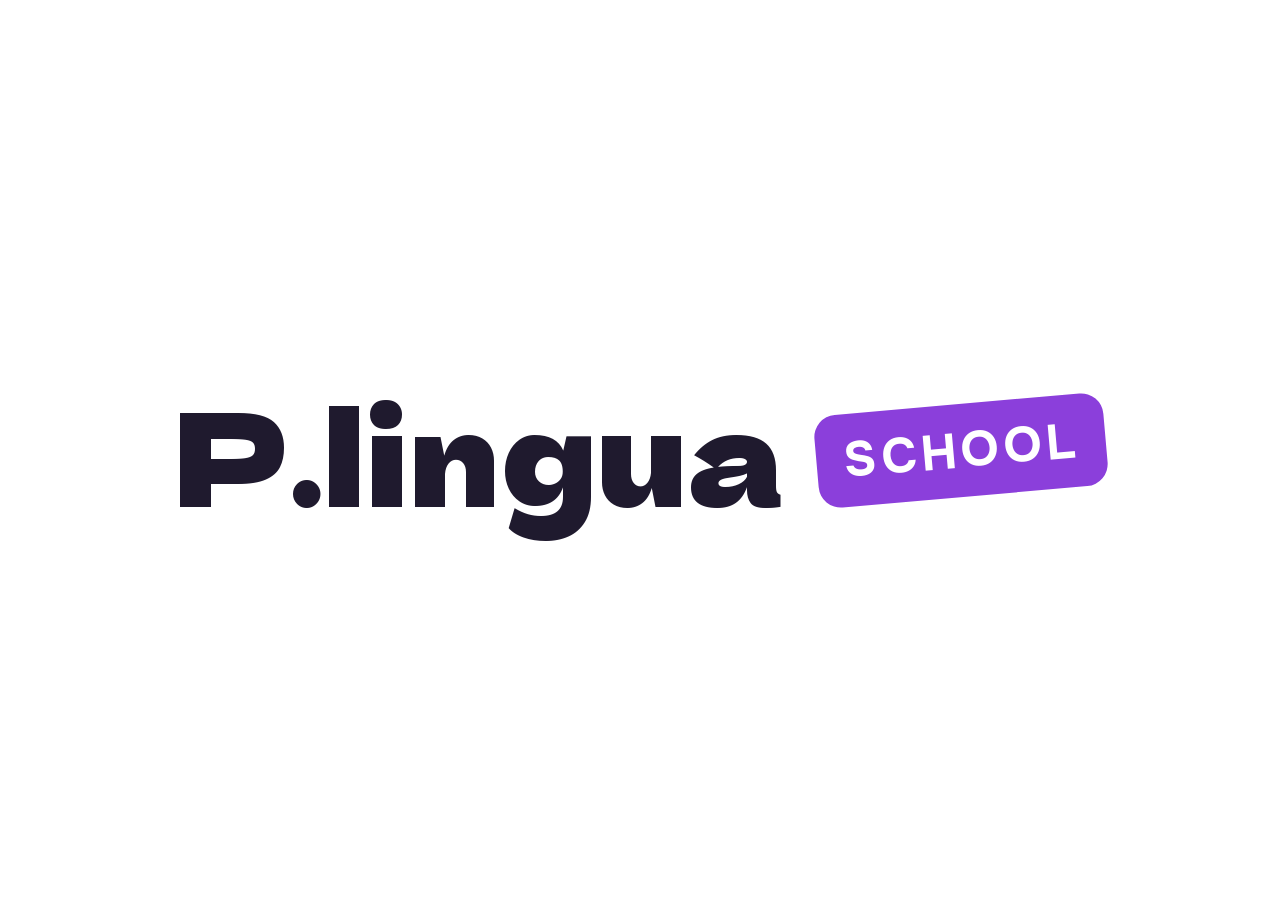
<file: brand/src/logo.html>
<!doctype html>
<meta charset="utf-8">
<title>Logo</title>
<link rel="stylesheet" href="brand.css">
<!-- 1200×400 logo on a transparent background (rendered with a transparent page);
     ?white gives the variant for dark backgrounds -->
<style>
  html, body { background: transparent; }
  body { display: grid; place-items: center; }
  .logo { font-size: 130px; }
  .white .logo__name { color: #fff; }
</style>
<body>
  <div class="logo"><span class="logo__name">P.lingua</span><span class="logo__tag">School</span></div>
  <script>
    if (location.search.includes('white')) document.body.classList.add('white');
  </script>
</body>
</file>
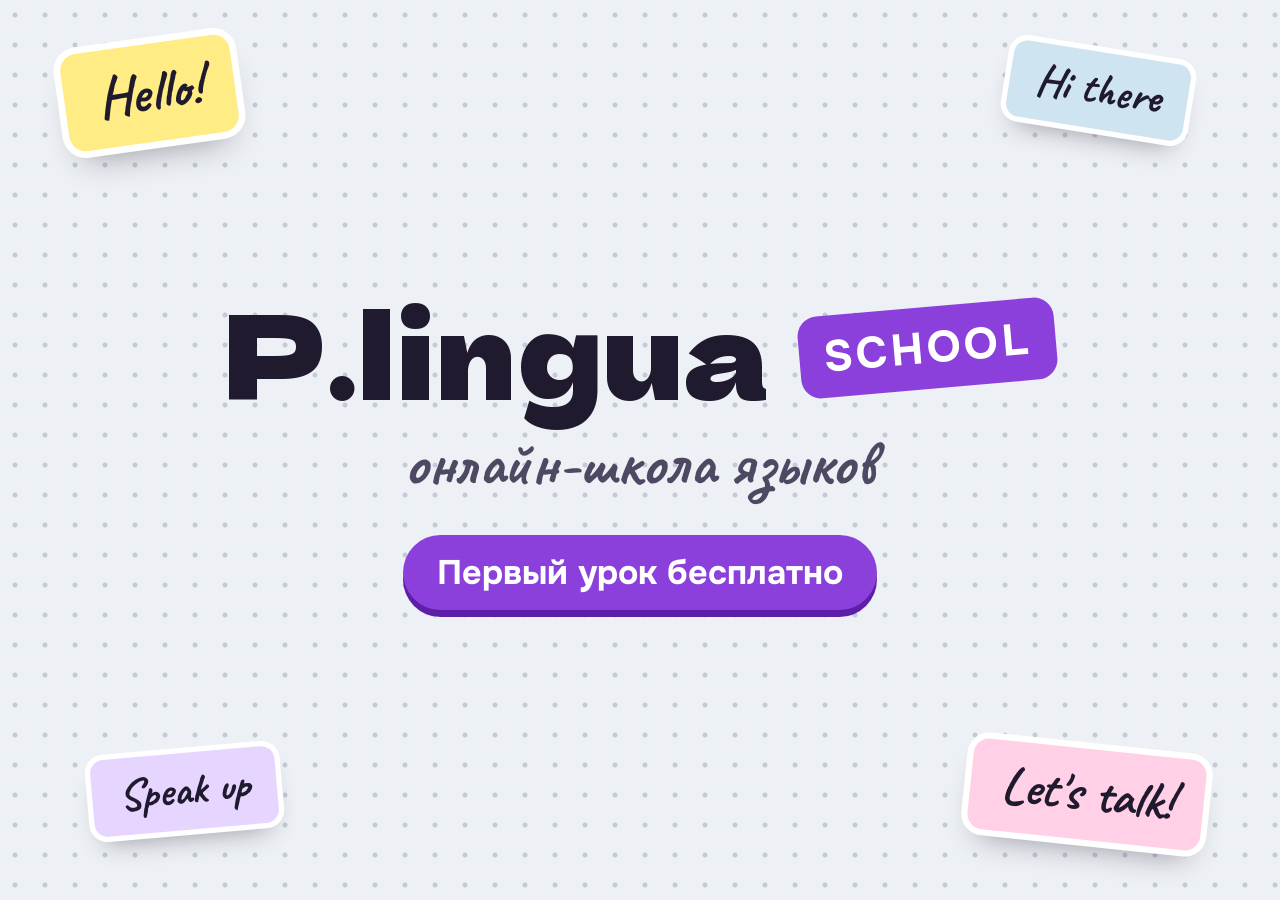
<file: brand/src/og.html>
<!doctype html>
<meta charset="utf-8">
<title>Link preview</title>
<link rel="stylesheet" href="brand.css">
<!-- 1200×630 og:image: the card Telegram, WhatsApp and others show for a link to the site -->
<style>
  body { --dot-gap: 30px; --dot-r: 2.2px; position: relative; display: grid; place-content: center; justify-items: center; gap: 22px; }
  .logo { font-size: 116px; }
  .hand { font-size: 64px; margin-top: -6px; }
  .free {
    margin-top: 10px; font-weight: 700; font-size: 34px; color: #fff; background: var(--violet);
    padding: 16px 34px; border-radius: 999px; box-shadow: 0 7px 0 var(--violet-deep);
  }
  .s1 { font-size: 56px; left: 64px; top: 44px; rotate: -8deg; }
  .s2 { font-size: 52px; right: 76px; bottom: 60px; rotate: 6deg; }
  .s3 { font-size: 44px; right: 92px; top: 52px; rotate: 9deg; }
  .s4 { font-size: 44px; left: 92px; bottom: 70px; rotate: -5deg; }
</style>
<body class="board">
  <span class="sticker sticker--yellow s1">Hello!</span>
  <span class="sticker sticker--sky s3">Hi there</span>
  <div class="logo"><span class="logo__name">P.lingua</span><span class="logo__tag">School</span></div>
  <p class="hand">онлайн-школа языков</p>
  <p class="free">Первый урок бесплатно</p>
  <span class="sticker sticker--lilac s4">Speak up</span>
  <span class="sticker sticker--pink s2">Let's talk!</span>
</body>
</file>
<file: css/style.css>
/* --- tokens --- */
:root {
  --board: #EDF0F4;
  --dot: #C3CBD6;
  --paper: #FFFFFF;
  --ink: #1F1A2E;
  --ink-2: #4E4963;
  --violet: #8B3FDB;
  --violet-deep: #5E1FA8;
  --lilac: #E6D6FF;
  --sticky: #FFEC85;
  --pink: #FFD0E6;
  --sky: #CFE4F1;
  --kraft: #DCC09C;
  --night: #25233A;

  --f-display: "Dela Gothic One", "Arial Black", sans-serif;
  --f-body: "Onest", system-ui, -apple-system, "Segoe UI", Arial, sans-serif;
  --f-hand: "Caveat", "Comic Sans MS", cursive;

  --shadow-sm: 0 1px 0 rgba(31, 26, 46, .04), 0 8px 20px -12px rgba(31, 26, 46, .35);
  --shadow-md: 0 1px 0 rgba(31, 26, 46, .05), 0 18px 36px -18px rgba(31, 26, 46, .45);
  --radius: 24px;
  --gutter: 20px;

  color-scheme: light;
}

/* --- base --- */
*, *::before, *::after { box-sizing: border-box; }
html { scroll-behavior: smooth; scroll-padding-top: 84px; -webkit-text-size-adjust: 100%; }
body {
  margin: 0;
  font-family: var(--f-body);
  font-size: 1.0625rem;
  line-height: 1.6;
  color: var(--ink);
  background-color: var(--board);
  background-image: radial-gradient(var(--dot) 1.1px, transparent 1.6px);
  background-size: 24px 24px;
  overflow-x: hidden;
}
img { max-width: 100%; height: auto; display: block; }
h1, h2, h3, p, ul, figure { margin: 0; }
ul { padding: 0; list-style: none; }
a { color: inherit; }
::selection { background: var(--sticky); color: var(--ink); }
:focus-visible { outline: 3px solid var(--ink); outline-offset: 3px; border-radius: 6px; }

.wrap { width: 100%; max-width: 1160px; margin-inline: auto; padding-inline: var(--gutter); }

.skip {
  position: absolute; left: -9999px; top: 12px; z-index: 100;
  background: var(--ink); color: #fff; padding: 10px 16px; border-radius: 10px; text-decoration: none;
}
.skip:focus { left: 16px; }

.ico {
  width: 1.25em; height: 1.25em; flex-shrink: 0;
  fill: none; stroke: currentColor; stroke-width: 2; stroke-linecap: round; stroke-linejoin: round;
}

/* --- type --- */
.h2 {
  font-family: var(--f-display);
  font-weight: 400;
  font-size: clamp(1.85rem, 3.8vw, 2.9rem);
  line-height: 1.12;
  letter-spacing: -.01em;
  text-wrap: balance;
}
.body-lg { font-size: 1.15rem; color: var(--ink-2); }
.body-lg + .body-lg { margin-top: 14px; }

/* --- sticker tag (like the purple labels on the Canva boards) --- */
.tag {
  display: inline-block;
  font-family: var(--f-display);
  font-size: .8rem;
  line-height: 1;
  letter-spacing: .05em;
  text-transform: uppercase;
  padding: .55em .85em .5em;
  border-radius: 10px;
  rotate: -2deg;
  box-shadow: 0 0 0 3px var(--paper), 0 8px 16px -8px rgba(31, 26, 46, .45);
  white-space: nowrap;
}
.tag--violet { background: var(--violet); color: #fff; }
.tag--pink   { background: var(--pink);   color: var(--ink); }
.tag--sky    { background: var(--sky);    color: var(--ink); }
.tag--kraft  { background: var(--kraft);  color: var(--ink); }
.tag--sticky { background: var(--sticky); color: var(--ink); }

/* --- tape strip --- */
.tape {
  position: absolute; top: -14px; left: 50%;
  width: 92px; height: 28px; margin-left: -46px;
  background: rgba(220, 192, 156, .72);
  border-left: 2px dashed rgba(255, 255, 255, .45);
  border-right: 2px dashed rgba(255, 255, 255, .45);
  rotate: -3deg;
  z-index: 2;
  pointer-events: none;
}
.tape--tl { left: 34px; margin-left: 0; rotate: -14deg; }
.tape--tr { left: auto; right: 34px; margin-left: 0; rotate: 12deg; }

/* --- buttons --- */
.btn {
  display: inline-flex; align-items: center; justify-content: center; gap: 10px;
  font: 700 1rem/1.2 var(--f-body);
  padding: 14px 22px;
  border-radius: 999px;
  border: 2px solid transparent;
  text-decoration: none;
  white-space: nowrap;
  cursor: pointer;
  transition: transform .15s ease, box-shadow .15s ease, background-color .15s ease;
}
.btn--primary { background: var(--violet); color: #fff; box-shadow: 0 4px 0 var(--violet-deep); }
.btn--primary:hover { transform: translateY(-2px); box-shadow: 0 6px 0 var(--violet-deep); }
.btn--primary:active { transform: translateY(3px); box-shadow: 0 1px 0 var(--violet-deep); }
.btn--ghost { background: var(--paper); color: var(--ink); border-color: var(--ink); box-shadow: 0 4px 0 var(--ink); }
.btn--ghost:hover { transform: translateY(-2px); box-shadow: 0 6px 0 var(--ink); }
.btn--ghost:active { transform: translateY(3px); box-shadow: 0 1px 0 var(--ink); }
.btn--lg { padding: 17px 28px; font-size: 1.06rem; }
.btn--sm { padding: 10px 18px; font-size: .95rem; box-shadow: 0 3px 0 var(--violet-deep); }
.btn--block { width: 100%; }

/* --- nav --- */
.nav {
  position: sticky; top: 0; z-index: 50;
  background: rgba(237, 240, 244, .85);
  -webkit-backdrop-filter: blur(12px);
  backdrop-filter: blur(12px);
  border-bottom: 1px solid transparent;
  transition: border-color .2s ease;
}
.nav.is-scrolled { border-bottom-color: rgba(31, 26, 46, .1); }
.nav__inner { display: flex; align-items: center; gap: 24px; height: 70px; }
.nav__links { display: flex; gap: 28px; margin-left: auto; }
.nav__links a { font-weight: 600; text-decoration: none; padding: 6px 2px; }
.nav__links a:hover { color: var(--violet); }
.nav .btn { margin-left: 8px; }
.nav .nav__login + .nav__trial { margin-left: 0; }
.trial__login { margin-top: 18px; color: var(--ink-2); }
.trial__login a { color: var(--violet-deep); font-weight: 700; }

.logo { display: inline-flex; align-items: center; gap: 8px; text-decoration: none; }
.logo__name { font-family: var(--f-display); font-size: 1.3rem; line-height: 1; }
.logo__tag {
  font-weight: 700; font-size: .7rem; letter-spacing: .08em; text-transform: uppercase;
  background: var(--violet); color: #fff; padding: 4px 8px; border-radius: 7px; rotate: -5deg;
}

/* --- hero --- */
.hero { padding: clamp(28px, 5vw, 64px) 0 clamp(56px, 8vw, 104px); }
.hero__grid { display: grid; grid-template-columns: 1.15fr .85fr; gap: clamp(32px, 5vw, 72px); align-items: center; }
.hero__hey { font-size: 1rem; margin-bottom: 26px; rotate: -5deg; }
.hero__title {
  font-family: var(--f-display);
  font-weight: 400;
  font-size: clamp(2.3rem, 5vw, 4.1rem);
  line-height: 1.12;
  letter-spacing: -.015em;
}
.sticker-word {
  display: inline-block;
  margin-top: .12em;
  padding: .06em .3em .14em;
  background: var(--violet);
  color: #fff;
  border-radius: .22em;
  rotate: -2deg;
  box-shadow: 0 0 0 .09em var(--paper), 0 .25em .5em -.15em rgba(31, 26, 46, .45);
  white-space: nowrap;
}
.lead { margin-top: 28px; font-size: clamp(1.1rem, 1.6vw, 1.25rem); color: var(--ink-2); max-width: 34em; }
mark {
  background: var(--sticky);
  color: var(--ink);
  font-weight: 600;
  padding: 0 .12em;
  border-radius: .2em;
  -webkit-box-decoration-break: clone;
  box-decoration-break: clone;
}
.hero__actions { display: flex; flex-wrap: wrap; gap: 14px; margin-top: 34px; }
.hero__note {
  margin-top: 16px;
  font-family: var(--f-hand);
  font-size: 1.55rem;
  font-weight: 700;
  line-height: 1.1;
  color: var(--violet-deep);
  rotate: -1.5deg;
  display: inline-block;
}

.hero__media { position: relative; justify-self: center; width: 100%; max-width: 440px; }
.photo {
  position: relative;
  background: var(--paper);
  padding: 12px;
  border-radius: 30px;
  rotate: 2.5deg;
  box-shadow: var(--shadow-md);
}
.photo img { width: 100%; border-radius: 20px; }

.bubble {
  display: inline-flex; align-items: center; gap: 10px;
  background: var(--paper);
  color: var(--ink);
  font-weight: 600;
  font-size: 1rem;
  line-height: 1.25;
  padding: 8px 18px 8px 8px;
  border-radius: 999px;
  box-shadow: var(--shadow-sm);
}
.bubble img { width: 40px; height: 40px; border-radius: 50%; object-fit: cover; }
.bubble--reply, .bubble--a { background: var(--violet); color: #fff; padding: 12px 18px; }
.bubble--hero { position: absolute; left: -48px; bottom: 14%; z-index: 3; }
.bubble--reply { position: absolute; right: -22px; top: 9%; z-index: 3; rotate: 3deg; }

/* hero entrance */
@media (prefers-reduced-motion: no-preference) {
  .photo { animation: slap .75s cubic-bezier(.2, .9, .3, 1.25) .1s both; }
  .sticker-word { animation: pop .55s cubic-bezier(.2, .9, .3, 1.4) .35s both; }
  .hero__hey { animation: pop .5s cubic-bezier(.2, .9, .3, 1.4) .05s both; }
  .bubble--hero { animation: pop .5s cubic-bezier(.2, .9, .3, 1.4) .75s both; }
  .bubble--reply { animation: pop .5s cubic-bezier(.2, .9, .3, 1.4) 1.05s both; }
}
@keyframes slap {
  from { opacity: 0; transform: scale(1.12) rotate(-8deg); }
  to   { opacity: 1; transform: none; }
}
@keyframes pop {
  from { opacity: 0; transform: scale(.6); }
  to   { opacity: 1; transform: none; }
}

/* --- sections --- */
.section { padding-block: clamp(56px, 8vw, 104px); }
.section__head { max-width: 760px; margin-bottom: clamp(32px, 4vw, 48px); }
.section__head .tag, .about__text .tag, .trial__text .tag { margin-bottom: 20px; }
.section__sub { margin-top: 14px; font-size: 1.1rem; color: var(--ink-2); }

/* --- about --- */
.about { display: grid; grid-template-columns: 1.05fr 1fr; gap: clamp(36px, 6vw, 80px); align-items: center; }
.about .h2 { margin-bottom: 22px; }
.about__stats { display: grid; grid-template-columns: 1fr 1fr; gap: 26px; padding-top: 14px; }
.polaroid {
  position: relative;
  background: var(--paper);
  padding: 12px 12px 18px;
  border-radius: 12px;
  box-shadow: var(--shadow-md);
  rotate: var(--r, 0deg);
}
.polaroid--a { --r: -3deg; }
.polaroid--b { --r: 2.5deg; margin-top: 44px; }
.polaroid img { width: 100%; aspect-ratio: 4 / 5; object-fit: cover; border-radius: 6px; }
.polaroid figcaption { padding: 14px 6px 0; }
.polaroid b { display: block; font-family: var(--f-display); font-weight: 400; font-size: clamp(1.8rem, 3vw, 2.4rem); line-height: 1; }
.polaroid span { display: block; margin-top: 6px; color: var(--ink-2); font-size: .98rem; line-height: 1.35; }

/* --- formats --- */
.formats { display: grid; grid-template-columns: repeat(3, 1fr); gap: 24px; }
.format {
  display: flex; flex-direction: column;
  background: var(--paper);
  border-radius: var(--radius);
  padding: 12px 12px 24px;
  text-decoration: none;
  box-shadow: var(--shadow-sm);
  transition: transform .2s ease, box-shadow .2s ease;
}
.format:hover { transform: translateY(-5px) rotate(-.6deg); box-shadow: var(--shadow-md); }
.format__img { border-radius: 16px; overflow: hidden; aspect-ratio: 4 / 3; background: var(--board); }
.format__img img { width: 100%; height: 100%; object-fit: cover; transition: transform .4s ease; }
.format:hover .format__img img { transform: scale(1.04); }
.format__tag { align-self: flex-start; margin: -16px 0 0 14px; font-size: .9rem; position: relative; z-index: 1; }
.format p { padding: 18px 12px 18px; color: var(--ink-2); }
.format__more {
  margin-top: auto; padding: 0 12px;
  display: inline-flex; align-items: center; gap: 8px;
  font-weight: 700; color: var(--violet);
}
.format:hover .format__more .ico { translate: 4px 0; }
.format__more .ico { transition: translate .2s ease; }
.formats__also { margin-top: 28px; font-size: 1.1rem; color: var(--ink-2); }
.formats__also a { color: var(--violet); font-weight: 700; text-decoration-thickness: 2px; text-underline-offset: 3px; }

/* --- lessons boards --- */
.board { border-radius: 32px; padding: clamp(18px, 3vw, 34px); }
.board + .board { margin-top: 28px; }
.board--canva { background: var(--sky); }
.board--edvibe { background: var(--night); color: #fff; }
.board__head { display: flex; flex-wrap: wrap; align-items: center; gap: 10px 16px; margin-bottom: clamp(18px, 2.5vw, 26px); }
.board__head h3 { font-size: clamp(1.15rem, 2vw, 1.4rem); font-weight: 700; line-height: 1.3; }
.board__head p { flex-basis: 100%; color: rgba(255, 255, 255, .72); }

.gallery { display: grid; grid-template-columns: 1.05fr 1fr; gap: 16px; }
.board--edvibe .gallery { grid-template-columns: 1.4fr 1fr; }
.board--edvibe .shot--tall { grid-column: 2; grid-row: 1 / span 2; }
.shot--tall { grid-row: span 2; }
/* the tall shot fills whatever height the two stacked shots give it */
.shot--tall img { position: absolute; inset: 0; }

.shot {
  position: relative;
  display: block;
  padding: 0;
  border: 0;
  border-radius: 18px;
  overflow: hidden;
  background: var(--paper);
  cursor: zoom-in;
  box-shadow: var(--shadow-sm);
}
.board--edvibe .shot { background: #1B1A2C; }
.shot img { width: 100%; height: 100%; object-fit: cover; object-position: top left; transition: transform .4s ease; }
.shot:hover img { transform: scale(1.03); }
.shot__zoom {
  position: absolute; right: 12px; bottom: 12px;
  width: 44px; height: 44px; border-radius: 50%;
  display: grid; place-items: center;
  background: var(--paper); color: var(--ink);
  box-shadow: var(--shadow-sm);
  transition: transform .2s ease;
}
.shot:hover .shot__zoom { transform: scale(1.1); }

/* --- perks --- */
.perks { display: grid; grid-template-columns: repeat(3, 1fr); gap: 18px; }
.perk {
  display: flex; align-items: center; gap: 18px;
  background: var(--paper);
  border-radius: 20px;
  padding: 16px 20px 16px 16px;
  box-shadow: var(--shadow-sm);
  font-weight: 600;
  font-size: 1.05rem;
  line-height: 1.35;
}
.perk img {
  width: 72px; height: 72px; flex-shrink: 0;
  border-radius: 50%;
  object-fit: cover;
  box-shadow: 0 0 0 4px var(--paper), 0 0 0 6px var(--board);
}

/* --- method notes --- */
.notes { display: grid; grid-template-columns: repeat(4, 1fr); gap: 26px; }
.note {
  position: relative;
  min-height: 210px;
  padding: 40px 24px 26px;
  font-family: var(--f-hand);
  font-weight: 700;
  font-size: 1.9rem;
  line-height: 1.12;
  border-radius: 4px 4px 4px 22px;
  box-shadow: 0 1px 0 rgba(31, 26, 46, .05), 0 18px 26px -16px rgba(31, 26, 46, .4);
  rotate: var(--r, 0deg);
  transition: rotate .25s ease;
}
.note:hover { rotate: 0deg; }
.note--yellow { background: var(--sticky); --r: -2deg; }
.note--pink   { background: var(--pink);   --r: 1.5deg; }
.note--sky    { background: var(--sky);    --r: -1deg; }
.note--lilac  { background: var(--lilac);  --r: 2deg; }

/* --- prices --- */
.plans { display: grid; grid-template-columns: repeat(3, 1fr); gap: 22px; }
.plan {
  display: flex; flex-direction: column;
  background: var(--paper);
  border-radius: var(--radius);
  padding: 28px 26px 26px;
  box-shadow: var(--shadow-sm);
}
.plan .tag { align-self: flex-start; }
.plan__freq { margin-top: 22px; font-size: 1.3rem; font-weight: 700; line-height: 1.25; }
.plan__meta { margin-top: 4px; color: var(--ink-2); }
.plan__price {
  margin: 18px 0 16px;
  padding-top: 18px;
  border-top: 2px dashed var(--board);
  font-family: var(--f-display);
  font-size: clamp(2.1rem, 3.2vw, 2.6rem);
  line-height: 1;
  white-space: nowrap;
}
.plan__desc { color: var(--ink-2); font-size: .98rem; line-height: 1.55; }
.plan__desc + .plan__desc { margin-top: 10px; }
.plan .btn { margin-top: auto; }
.plan__desc:last-of-type { margin-bottom: 24px; }
.plan:target { box-shadow: 0 0 0 3px var(--violet), var(--shadow-md); }

/* --- trial --- */
.trial {
  position: relative;
  display: grid;
  grid-template-columns: 1.35fr 1fr;
  gap: clamp(28px, 5vw, 64px);
  align-items: center;
  background: var(--sticky);
  border-radius: 34px;
  padding: clamp(32px, 5.5vw, 72px);
  box-shadow: var(--shadow-md);
}
.trial .h2 { max-width: 14em; }
.trial__facts { display: flex; flex-wrap: wrap; gap: 10px; margin: 22px 0 18px; }
.trial__facts li {
  background: var(--paper);
  font-weight: 700;
  font-size: 1.1rem;
  padding: 8px 18px;
  border-radius: 999px;
}
.trial .body-lg { color: var(--ink); max-width: 30em; margin-bottom: 30px; }
.trial__chat { display: flex; flex-direction: column; gap: 18px; align-items: flex-start; }
.trial__chat .bubble { font-size: 1.15rem; padding-right: 22px; }
.trial__chat .bubble img { width: 48px; height: 48px; }
.trial__chat .bubble--a { padding: 14px 22px; }
.bubble--q { rotate: -2deg; }
.bubble--a { align-self: flex-end; rotate: 2deg; }
.bubble--q + .bubble--a + .bubble--q { rotate: 1deg; }

/* --- footer --- */
.footer { padding: 44px 0 56px; border-top: 2px dashed var(--dot); }
.footer__inner { display: flex; flex-wrap: wrap; align-items: center; justify-content: space-between; gap: 24px; }
.footer__copy { margin-top: 8px; color: var(--ink-2); font-size: .95rem; }
.socials { display: flex; flex-wrap: wrap; gap: 10px; }
.socials a {
  display: inline-flex; align-items: center; gap: 8px;
  background: var(--paper);
  padding: 10px 16px;
  border-radius: 999px;
  font-weight: 600;
  text-decoration: none;
  box-shadow: var(--shadow-sm);
  transition: color .15s ease, transform .15s ease;
}
.socials a:hover { color: var(--violet); transform: translateY(-2px); }

/* --- mobile sticky cta --- */
.mobile-cta { display: none; }

/* --- lightbox --- */
.lightbox {
  padding: 0;
  border: 0;
  background: transparent;
  max-width: min(1400px, 94vw);
  max-height: 92vh;
  overflow: visible;
}
.lightbox::backdrop { background: rgba(31, 26, 46, .84); -webkit-backdrop-filter: blur(4px); backdrop-filter: blur(4px); }
.lightbox img { max-width: 100%; max-height: 88vh; width: auto; border-radius: 16px; background: var(--paper); }
.lightbox__close {
  position: absolute; top: -18px; right: -18px; z-index: 1;
  width: 46px; height: 46px; border-radius: 50%;
  display: grid; place-items: center;
  border: 0; background: var(--paper); color: var(--ink);
  cursor: pointer; box-shadow: var(--shadow-md);
}
.lightbox[open] { animation: pop .3s cubic-bezier(.2, .9, .3, 1.2); }

/* --- scroll reveal (only when JS is on) --- */
.js [data-reveal] {
  opacity: 0;
  translate: 0 24px;
  transition: opacity .6s ease, translate .7s cubic-bezier(.2, .7, .2, 1);
  transition-delay: var(--d, 0s);
}
.js [data-reveal].is-in { opacity: 1; translate: 0 0; }

@media (prefers-reduced-motion: reduce) {
  html { scroll-behavior: auto; }
  *, *::before, *::after { transition-duration: .01ms !important; animation: none !important; }
  .js [data-reveal] { translate: none; }
}

/* --- responsive --- */
@media (max-width: 1020px) {
  .notes { grid-template-columns: repeat(2, 1fr); }
  .plans { grid-template-columns: repeat(2, 1fr); }
  .perks { grid-template-columns: repeat(2, 1fr); }
}

@media (max-width: 860px) {
  .nav__links { display: none; }
  .nav .nav__login { margin-left: auto; }
  .nav .nav__trial { margin-left: 8px; }

  .hero__grid, .about, .trial { grid-template-columns: 1fr; }
  .hero__media { max-width: 380px; margin-top: 12px; }
  .bubble--hero { left: -12px; bottom: 8%; }
  .bubble--reply { right: -8px; }

  .formats { grid-template-columns: 1fr 1fr; }
  .formats .format:last-child { grid-column: 1 / -1; }
  .formats .format:last-child .format__img { aspect-ratio: 16 / 9; }

  .trial__chat { display: none; }
}

@media (max-width: 720px) {
  :root { --gutter: 16px; }
  .footer { padding-bottom: 120px; }

  .mobile-cta {
    display: block;
    position: fixed; left: 12px; right: 12px; z-index: 60;
    bottom: calc(12px + env(safe-area-inset-bottom));
    translate: 0 160%;
    transition: translate .35s cubic-bezier(.2, .8, .2, 1);
  }
  .mobile-cta.is-visible { translate: 0 0; }
  .mobile-cta .btn { box-shadow: 0 4px 0 var(--violet-deep), 0 16px 30px -10px rgba(31, 26, 46, .5); padding: 16px 20px; }

  .gallery, .board--edvibe .gallery { grid-template-columns: 1fr; }
  .shot--tall, .board--edvibe .shot--tall { grid-column: auto; grid-row: auto; aspect-ratio: 4 / 3.4; }
  .board--edvibe .shot--tall { order: 3; aspect-ratio: 3 / 4; }
}

@media (max-width: 600px) {
  /* the floating button below covers the trial; the header keeps only "Войти" */
  .nav .nav__trial { display: none; }
  .hero__actions .btn { width: 100%; }
  .formats, .perks, .notes, .plans { grid-template-columns: 1fr; }
  .formats .format:last-child .format__img { aspect-ratio: 4 / 3; }
  .about__stats { gap: 16px; }
  .polaroid--b { margin-top: 30px; }
  .note { min-height: 0; padding: 36px 22px 24px; font-size: 1.75rem; }
  .bubble { font-size: .92rem; }
  .bubble img { width: 34px; height: 34px; }
  .lightbox__close { top: 8px; right: 8px; }
}
</file>
<file: brand/src/brand.css>
/* Shared look of the brand images: the same tokens as the site (css/style.css). */
@import url("https://fonts.googleapis.com/css2?family=Caveat:wght@700&family=Dela+Gothic+One&family=Onest:wght@600;700&display=block");

:root {
  --board: #EDF0F4;
  --dot: #C3CBD6;
  --paper: #FFFFFF;
  --ink: #1F1A2E;
  --ink-2: #4E4963;
  --violet: #8B3FDB;
  --violet-deep: #5E1FA8;
  --lilac: #E6D6FF;
  --sticky: #FFEC85;
  --pink: #FFD0E6;
  --sky: #CFE4F1;
  --f-display: "Dela Gothic One", "Arial Black", sans-serif;
  --f-body: "Onest", system-ui, sans-serif;
  --f-hand: "Caveat", cursive;
}

*, *::before, *::after { box-sizing: border-box; margin: 0; }
html, body { width: 100vw; height: 100vh; overflow: hidden; }
body { font-family: var(--f-body); color: var(--ink); }

/* the dotted board from the site */
.board {
  background-color: var(--board);
  background-image: radial-gradient(var(--dot) var(--dot-r, 1.6px), transparent calc(var(--dot-r, 1.6px) + .6px));
  background-size: var(--dot-gap, 22px) var(--dot-gap, 22px);
}

/* logo: the same as the site header */
.logo { display: inline-flex; align-items: center; gap: .26em; }
.logo__name { font-family: var(--f-display); line-height: 1; }
.logo__tag {
  font-weight: 700; font-size: .38em; letter-spacing: .08em; text-transform: uppercase;
  background: var(--violet); color: #fff; padding: .3em .55em; border-radius: .45em; rotate: -5deg;
}

/* paper stickers */
.sticker {
  position: absolute; font-family: var(--f-hand); font-weight: 700; line-height: 1;
  padding: .35em .6em .4em; border-radius: .3em;
  box-shadow: 0 0 0 .12em var(--paper), 0 .35em .6em -.25em rgba(31, 26, 46, .45);
}
.sticker--yellow { background: var(--sticky); }
.sticker--pink { background: var(--pink); }
.sticker--sky { background: var(--sky); }
.sticker--lilac { background: var(--lilac); }

.hand { font-family: var(--f-hand); font-weight: 700; color: var(--ink-2); }
</file>
